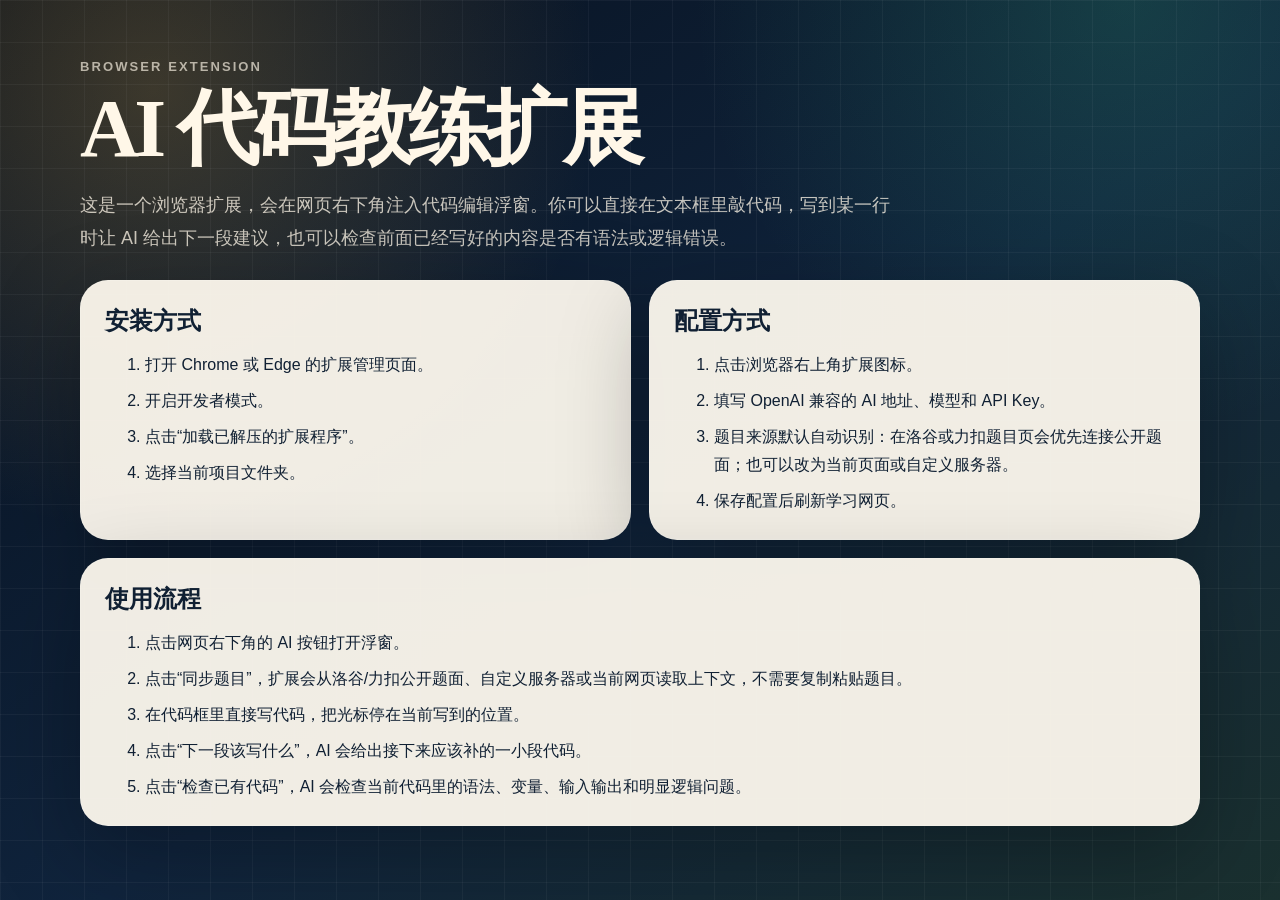
<file: AI辅助/frontend/landing/index.html>
<!DOCTYPE html>
<html lang="zh-CN">
<head>
  <meta charset="UTF-8">
  <meta name="viewport" content="width=device-width, initial-scale=1.0">
  <title>AI 代码教练扩展</title>
  <link rel="stylesheet" href="style.css">
</head>
<body>
  <main class="page">
    <section class="hero">
      <p class="eyebrow">Browser Extension</p>
      <h1>AI 代码教练扩展</h1>
      <p class="subtitle">
        这是一个浏览器扩展，会在网页右下角注入代码编辑浮窗。你可以直接在文本框里敲代码，写到某一行时让 AI 给出下一段建议，也可以检查前面已经写好的内容是否有语法或逻辑错误。
      </p>
    </section>

    <section class="grid">
      <article class="card">
        <h2>安装方式</h2>
        <ol>
          <li>打开 Chrome 或 Edge 的扩展管理页面。</li>
          <li>开启开发者模式。</li>
          <li>点击“加载已解压的扩展程序”。</li>
          <li>选择当前项目文件夹。</li>
        </ol>
      </article>

      <article class="card">
        <h2>配置方式</h2>
        <ol>
          <li>点击浏览器右上角扩展图标。</li>
          <li>填写 OpenAI 兼容的 AI 地址、模型和 API Key。</li>
          <li>题目来源默认自动识别：在洛谷或力扣题目页会优先连接公开题面；也可以改为当前页面或自定义服务器。</li>
          <li>保存配置后刷新学习网页。</li>
        </ol>
      </article>

      <article class="card wide">
        <h2>使用流程</h2>
        <ol>
          <li>点击网页右下角的 AI 按钮打开浮窗。</li>
          <li>点击“同步题目”，扩展会从洛谷/力扣公开题面、自定义服务器或当前网页读取上下文，不需要复制粘贴题目。</li>
          <li>在代码框里直接写代码，把光标停在当前写到的位置。</li>
          <li>点击“下一段该写什么”，AI 会给出接下来应该补的一小段代码。</li>
          <li>点击“检查已有代码”，AI 会检查当前代码里的语法、变量、输入输出和明显逻辑问题。</li>
        </ol>
      </article>
    </section>
  </main>
</body>
</html>
</file>
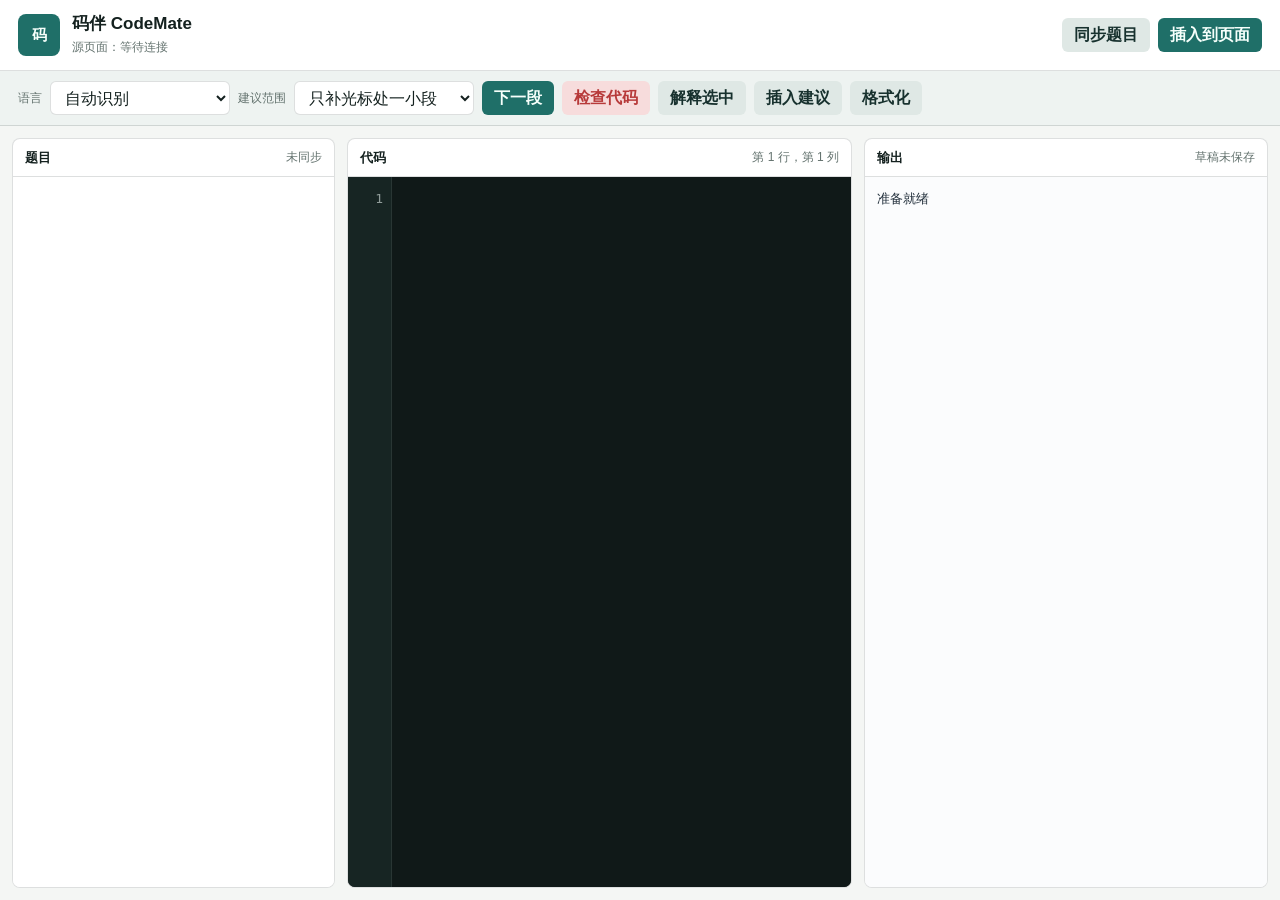
<file: AI辅助/frontend/editor/editor.html>
<!DOCTYPE html>
<html lang="zh-CN">
<head>
  <meta charset="UTF-8">
  <meta name="viewport" content="width=device-width, initial-scale=1.0">
  <title>码伴 CodeMate - 独立编辑器</title>
  <link rel="stylesheet" href="editor.css">
</head>
<body>
  <main class="workspace">
    <header class="topbar">
      <div class="brand">
        <span class="mark">码</span>
        <div>
          <h1>码伴 CodeMate</h1>
          <p id="source-title">源页面：等待连接</p>
        </div>
      </div>
      <div class="top-actions">
        <button id="sync-btn" class="secondary" type="button">同步题目</button>
        <button id="insert-page-btn" class="primary" type="button">插入到页面</button>
      </div>
    </header>

    <section class="controls" aria-label="编辑控制">
      <label>
        <span>语言</span>
        <select id="language">
          <option value="auto">自动识别</option>
          <option value="javascript">JavaScript</option>
          <option value="typescript">TypeScript</option>
          <option value="python">Python</option>
          <option value="c">C</option>
          <option value="cpp98">C++98</option>
          <option value="cpp11">C++11</option>
          <option value="cpp14">C++14</option>
          <option value="cpp17">C++17</option>
          <option value="cpp20">C++20</option>
          <option value="java8">Java 8</option>
          <option value="java11">Java 11</option>
          <option value="java17">Java 17</option>
          <option value="csharp">C#</option>
          <option value="go">Go</option>
          <option value="html">HTML</option>
          <option value="css">CSS</option>
        </select>
      </label>

      <label>
        <span>建议范围</span>
        <select id="suggestion-scope">
          <option value="small">只补光标处一小段</option>
          <option value="block">只补当前代码块</option>
          <option value="function">只补当前函数</option>
        </select>
      </label>

      <button id="next-btn" class="primary" type="button">下一段</button>
      <button id="check-btn" class="danger" type="button">检查代码</button>
      <button id="explain-btn" class="secondary" type="button">解释选中</button>
      <button id="insert-suggestion-btn" class="secondary" type="button">插入建议</button>
      <button id="format-btn" class="secondary" type="button">格式化</button>
      <button id="stop-btn" class="danger" type="button" hidden>停止</button>
    </section>

    <section class="panes">
      <section class="pane problem-pane" aria-label="题目上下文">
        <div class="pane-head">
          <h2>题目</h2>
          <span id="problem-status">未同步</span>
        </div>
        <textarea id="problem" spellcheck="false"></textarea>
      </section>

      <section class="pane code-pane" aria-label="代码编辑器">
        <div class="pane-head">
          <h2>代码</h2>
          <span id="cursor-status">第 1 行，第 1 列</span>
        </div>
        <div class="code-frame">
          <pre id="line-numbers" aria-hidden="true">1</pre>
          <textarea id="code" spellcheck="false"></textarea>
        </div>
      </section>

      <section class="pane output-pane" aria-label="AI 输出">
        <div class="pane-head">
          <h2>输出</h2>
          <span id="save-status">草稿未保存</span>
        </div>
        <pre id="output" tabindex="0">准备就绪</pre>
      </section>
    </section>
  </main>

  <script src="../../content/assistant-core.js"></script>
  <script src="editor.js"></script>
</body>
</html>
</file>
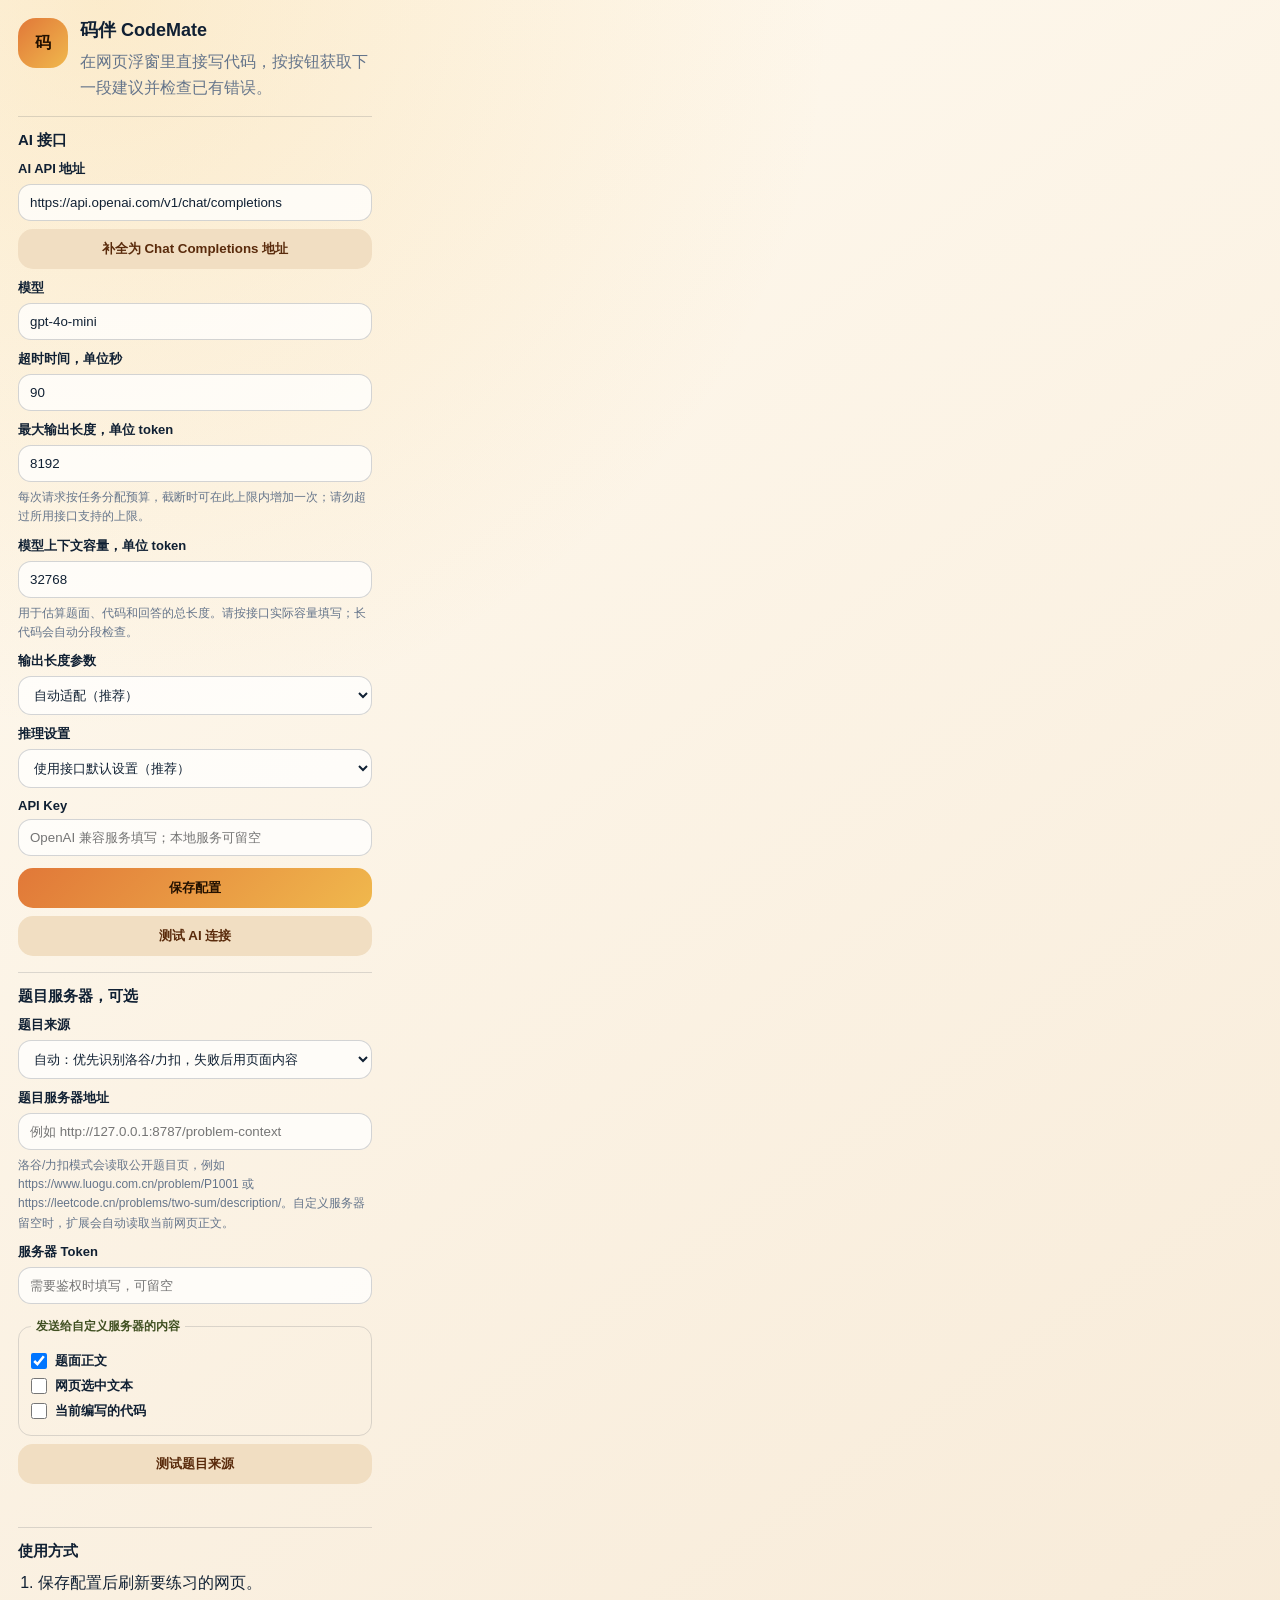
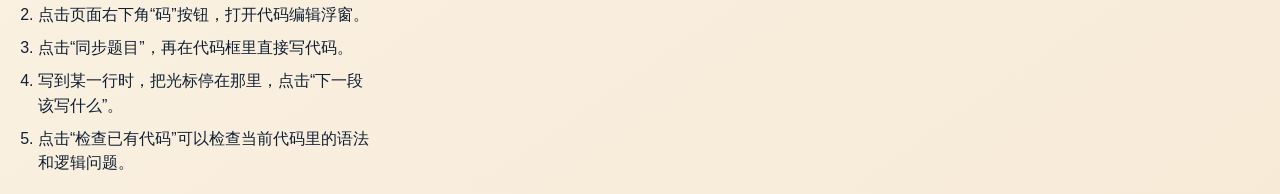
<file: AI辅助/frontend/popup/popup.html>
<!DOCTYPE html>
<html lang="zh-CN">
<head>
  <meta charset="UTF-8">
  <meta name="viewport" content="width=device-width, initial-scale=1.0">
  <title>码伴 CodeMate 配置</title>
  <link rel="stylesheet" href="popup.css">
</head>
<body>
  <main class="popup">
    <section class="top">
      <span class="badge">码</span>
      <div>
        <h1>码伴 CodeMate</h1>
        <p>在网页浮窗里直接写代码，按按钮获取下一段建议并检查已有错误。</p>
      </div>
    </section>

    <section class="settings">
      <h2>AI 接口</h2>

      <label for="api-endpoint">AI API 地址</label>
      <input id="api-endpoint" type="text" value="https://api.openai.com/v1/chat/completions">
      <button id="complete-endpoint-btn" class="secondary" type="button">补全为 Chat Completions 地址</button>

      <label for="model">模型</label>
      <input id="model" type="text" value="gpt-4o-mini">

      <label for="timeout-seconds">超时时间，单位秒</label>
      <input id="timeout-seconds" type="number" min="30" max="300" value="90">

      <label for="max-output-tokens">最大输出长度，单位 token</label>
      <input id="max-output-tokens" type="number" min="512" max="65536" value="8192">
      <p class="help">每次请求按任务分配预算，截断时可在此上限内增加一次；请勿超过所用接口支持的上限。</p>

      <label for="context-window-tokens">模型上下文容量，单位 token</label>
      <input id="context-window-tokens" type="number" min="4096" max="2000000" value="32768">
      <p class="help">用于估算题面、代码和回答的总长度。请按接口实际容量填写；长代码会自动分段检查。</p>

      <label for="token-parameter">输出长度参数</label>
      <select id="token-parameter">
        <option value="auto">自动适配（推荐）</option>
        <option value="max_tokens">兼容接口：max_tokens</option>
        <option value="max_completion_tokens">max_completion_tokens</option>
      </select>

      <label for="reasoning-mode">推理设置</label>
      <select id="reasoning-mode">
        <option value="default">使用接口默认设置（推荐）</option>
        <option value="low">较低推理强度（接口需支持）</option>
        <option value="none">关闭推理（接口需支持）</option>
        <option value="thinking-off">关闭思考（仅支持 enable_thinking 的接口）</option>
      </select>

      <label for="api-key">API Key</label>
      <input id="api-key" type="password" placeholder="OpenAI 兼容服务填写；本地服务可留空">

      <button id="save-btn" type="button">保存配置</button>
      <button id="test-btn" class="secondary" type="button">测试 AI 连接</button>
    </section>

    <section class="settings">
      <h2>题目服务器，可选</h2>

      <label for="problem-source">题目来源</label>
      <select id="problem-source">
        <option value="auto">自动：优先识别洛谷/力扣，失败后用页面内容</option>
        <option value="luogu">只连接洛谷题目页</option>
        <option value="leetcode">只连接力扣题目页</option>
        <option value="page">只读取当前网页内容</option>
        <option value="custom">自定义题目服务器</option>
      </select>

      <label for="problem-server-endpoint">题目服务器地址</label>
      <input id="problem-server-endpoint" type="text" placeholder="例如 http://127.0.0.1:8787/problem-context">
      <p class="help">洛谷/力扣模式会读取公开题目页，例如 https://www.luogu.com.cn/problem/P1001 或 https://leetcode.cn/problems/two-sum/description/。自定义服务器留空时，扩展会自动读取当前网页正文。</p>

      <label for="problem-server-token">服务器 Token</label>
      <input id="problem-server-token" type="password" placeholder="需要鉴权时填写，可留空">

      <fieldset class="privacy-settings">
        <legend>发送给自定义服务器的内容</legend>
        <label class="check-row" for="problem-server-send-page-text">
          <input id="problem-server-send-page-text" type="checkbox" checked>
          <span>题面正文</span>
        </label>
        <label class="check-row" for="problem-server-send-selection">
          <input id="problem-server-send-selection" type="checkbox">
          <span>网页选中文本</span>
        </label>
        <label class="check-row" for="problem-server-send-code">
          <input id="problem-server-send-code" type="checkbox">
          <span>当前编写的代码</span>
        </label>
      </fieldset>

      <button id="test-problem-server-btn" class="secondary" type="button">测试题目来源</button>
      <p id="status" class="status"></p>
    </section>

    <section class="usage">
      <h2>使用方式</h2>
      <ol>
        <li>保存配置后刷新要练习的网页。</li>
        <li>点击页面右下角“码”按钮，打开代码编辑浮窗。</li>
        <li>点击“同步题目”，再在代码框里直接写代码。</li>
        <li>写到某一行时，把光标停在那里，点击“下一段该写什么”。</li>
        <li>点击“检查已有代码”可以检查当前代码里的语法和逻辑问题。</li>
      </ol>
    </section>
  </main>

  <script src="popup.js"></script>
</body>
</html>
</file>
<file: AI辅助/frontend/landing/style.css>
:root {
  --bg: #091423;
  --panel: rgba(255, 250, 240, 0.94);
  --text: #fff7e8;
  --dark: #102033;
  --muted: #65758b;
  --accent: #f2b84b;
  --hot: #ef6f43;
  --line: rgba(255, 255, 255, 0.14);
}

* {
  box-sizing: border-box;
}

body {
  min-height: 100vh;
  margin: 0;
  font-family: "Microsoft YaHei", "Segoe UI", sans-serif;
  color: var(--text);
  background:
    radial-gradient(circle at 12% 10%, rgba(242, 184, 75, 0.22), transparent 32%),
    radial-gradient(circle at 88% 0%, rgba(57, 196, 134, 0.18), transparent 30%),
    linear-gradient(145deg, #07101d, #10243d 54%, #1a302f);
}

body::before {
  content: "";
  position: fixed;
  inset: 0;
  pointer-events: none;
  background-image:
    linear-gradient(rgba(255, 255, 255, 0.045) 1px, transparent 1px),
    linear-gradient(90deg, rgba(255, 255, 255, 0.045) 1px, transparent 1px);
  background-size: 42px 42px;
}

.page {
  position: relative;
  width: min(1120px, calc(100% - 32px));
  margin: 0 auto;
  padding: 56px 0;
}

.hero {
  max-width: 900px;
  margin-bottom: 26px;
}

.eyebrow {
  margin: 0 0 10px;
  color: rgba(255, 247, 232, 0.66);
  font-size: 13px;
  font-weight: 900;
  letter-spacing: 0.16em;
  text-transform: uppercase;
}

h1 {
  margin: 0;
  font-family: "STKaiti", "KaiTi", "Microsoft YaHei", serif;
  font-size: clamp(42px, 7vw, 82px);
  line-height: 0.98;
  letter-spacing: -0.06em;
}

.subtitle {
  max-width: 820px;
  margin: 20px 0 0;
  color: rgba(255, 247, 232, 0.76);
  font-size: 18px;
  line-height: 1.8;
}

.grid {
  display: grid;
  grid-template-columns: repeat(2, minmax(0, 1fr));
  gap: 18px;
}

.card {
  padding: 24px;
  border: 1px solid var(--line);
  border-radius: 28px;
  background: var(--panel);
  color: var(--dark);
  box-shadow: 0 28px 90px rgba(0, 0, 0, 0.28);
}

.card.wide {
  grid-column: 1 / -1;
}

h2 {
  margin: 0 0 14px;
}

ol,
p {
  margin: 0;
  line-height: 1.75;
}

li + li {
  margin-top: 8px;
}

code {
  padding: 2px 6px;
  border-radius: 8px;
  background: #102033;
  color: #fff7e8;
  font-family: Consolas, "Cascadia Code", monospace;
}

strong {
  color: #b85126;
}

@media (max-width: 760px) {
  .page {
    padding: 32px 0;
  }

  .grid {
    grid-template-columns: 1fr;
  }
}
</file>
<file: AI辅助/frontend/editor/editor.css>
* {
  box-sizing: border-box;
}

:root {
  color-scheme: light;
  --bg: #f4f6f4;
  --surface: #ffffff;
  --surface-2: #eef3f1;
  --ink: #14211f;
  --muted: #64736f;
  --line: rgba(20, 33, 31, 0.14);
  --primary: #1f6f68;
  --primary-strong: #15524d;
  --danger: #b73a3a;
  --danger-soft: #f7dcdc;
  --code-bg: #101918;
  --code-ink: #e8f3ef;
  --gutter: #172523;
  font-family: "Microsoft YaHei", "Segoe UI", sans-serif;
}

body {
  min-width: 760px;
  min-height: 620px;
  margin: 0;
  background: var(--bg);
  color: var(--ink);
}

button,
textarea,
select {
  font: inherit;
}

.workspace {
  display: grid;
  grid-template-rows: auto auto minmax(0, 1fr);
  min-height: 100vh;
}

.topbar {
  display: flex;
  align-items: center;
  justify-content: space-between;
  gap: 16px;
  padding: 14px 18px;
  border-bottom: 1px solid var(--line);
  background: var(--surface);
}

.brand {
  display: flex;
  align-items: center;
  gap: 12px;
  min-width: 0;
}

.mark {
  display: grid;
  place-items: center;
  width: 42px;
  height: 42px;
  flex: 0 0 auto;
  border-radius: 8px;
  background: var(--primary);
  color: #f6fffb;
  font: 900 15px/1 "Cascadia Code", Consolas, monospace;
}

h1,
h2,
p {
  margin: 0;
}

h1 {
  font-size: 17px;
  line-height: 1.2;
}

h2 {
  font-size: 13px;
  line-height: 1.2;
}

.brand p,
.pane-head span,
label span,
#save-status {
  color: var(--muted);
  font-size: 12px;
}

.brand p {
  max-width: 520px;
  margin-top: 4px;
  overflow: hidden;
  text-overflow: ellipsis;
  white-space: nowrap;
}

.top-actions,
.controls {
  display: flex;
  align-items: center;
  gap: 8px;
}

.controls {
  padding: 10px 18px;
  border-bottom: 1px solid var(--line);
  background: var(--surface-2);
}

label {
  display: grid;
  grid-template-columns: auto minmax(130px, 180px);
  align-items: center;
  gap: 8px;
}

select,
textarea {
  min-width: 0;
  border: 1px solid var(--line);
  outline: 0;
}

select {
  height: 34px;
  border-radius: 6px;
  padding: 0 10px;
  background: var(--surface);
  color: var(--ink);
}

button {
  min-width: 72px;
  height: 34px;
  border: 0;
  border-radius: 6px;
  padding: 0 12px;
  cursor: pointer;
  font-weight: 800;
  white-space: nowrap;
}

button:disabled {
  cursor: not-allowed;
  opacity: 0.6;
}

.primary {
  background: var(--primary);
  color: #f6fffb;
}

.primary:hover:not(:disabled) {
  background: var(--primary-strong);
}

.secondary {
  background: #dfe8e5;
  color: #17312e;
}

.danger {
  background: var(--danger-soft);
  color: var(--danger);
}

.panes {
  display: grid;
  grid-template-columns: minmax(250px, 0.8fr) minmax(360px, 1.25fr) minmax(300px, 1fr);
  gap: 12px;
  min-height: 0;
  padding: 12px;
}

.pane {
  display: grid;
  grid-template-rows: auto minmax(0, 1fr);
  min-height: 0;
  overflow: hidden;
  border: 1px solid var(--line);
  border-radius: 8px;
  background: var(--surface);
}

.pane-head {
  display: flex;
  align-items: center;
  justify-content: space-between;
  gap: 10px;
  min-height: 38px;
  padding: 10px 12px;
  border-bottom: 1px solid var(--line);
}

.pane-head span {
  min-width: 0;
  overflow: hidden;
  text-overflow: ellipsis;
  white-space: nowrap;
}

textarea {
  width: 100%;
  height: 100%;
  resize: none;
  border: 0;
  padding: 12px;
  background: var(--surface);
  color: var(--ink);
  line-height: 1.55;
}

#problem {
  font-size: 13px;
}

.code-frame {
  display: grid;
  grid-template-columns: minmax(44px, auto) minmax(0, 1fr);
  min-height: 0;
  background: var(--code-bg);
}

#line-numbers {
  min-width: 44px;
  max-width: 86px;
  height: 100%;
  margin: 0;
  overflow: hidden;
  padding: 12px 8px;
  border-right: 1px solid rgba(255, 255, 255, 0.08);
  background: var(--gutter);
  color: rgba(232, 243, 239, 0.58);
  font: 13px/1.55 "Cascadia Code", Consolas, monospace;
  text-align: right;
  user-select: none;
}

#code {
  padding-left: 12px;
  background: var(--code-bg);
  color: var(--code-ink);
  caret-color: #7ee0d3;
  font: 13px/1.55 "Cascadia Code", Consolas, "Microsoft YaHei", monospace;
  tab-size: 2;
}

#output {
  height: 100%;
  margin: 0;
  overflow: auto;
  padding: 12px;
  background: #fbfcfd;
  color: #24313d;
  font: 13px/1.6 "Cascadia Code", Consolas, "Microsoft YaHei", monospace;
  white-space: pre-wrap;
  user-select: text;
}

@media (max-width: 980px) {
  body {
    min-width: 0;
  }

  .topbar,
  .controls {
    align-items: stretch;
    flex-direction: column;
  }

  .top-actions,
  .controls {
    width: 100%;
  }

  .controls {
    display: grid;
    grid-template-columns: repeat(2, minmax(0, 1fr));
  }

  label {
    grid-template-columns: 1fr;
  }

  .panes {
    grid-template-columns: 1fr;
    grid-template-rows: minmax(170px, 0.8fr) minmax(260px, 1.2fr) minmax(220px, 1fr);
  }
}

@media (max-width: 560px) {
  .controls {
    grid-template-columns: 1fr;
  }

  .top-actions {
    display: grid;
    grid-template-columns: 1fr 1fr;
  }

  button {
    min-width: 0;
  }
}
</file>
<file: AI辅助/frontend/popup/popup.css>
* {
  box-sizing: border-box;
}

body {
  width: 390px;
  margin: 0;
  font-family: "Microsoft YaHei", "Segoe UI", sans-serif;
  color: #102033;
  background:
    radial-gradient(circle at 8% 0%, rgba(240, 184, 77, 0.22), transparent 34%),
    linear-gradient(145deg, #fffaf0, #f7ead7);
}

.popup {
  padding: 18px;
}

.top {
  display: flex;
  gap: 12px;
  align-items: flex-start;
}

.badge {
  display: grid;
  place-items: center;
  width: 50px;
  height: 50px;
  flex: 0 0 auto;
  border-radius: 18px;
  background: linear-gradient(135deg, #e17838, #f0b84d);
  color: #231100;
  font-family: "Cascadia Code", Consolas, monospace;
  font-weight: 950;
}

h1,
h2,
p {
  margin: 0;
}

h1 {
  font-size: 18px;
}

h2 {
  margin-bottom: 10px;
  font-size: 15px;
}

p {
  margin-top: 7px;
  color: #65758b;
  line-height: 1.6;
}

.settings,
.usage {
  margin-top: 16px;
  padding-top: 14px;
  border-top: 1px solid rgba(16, 32, 51, 0.14);
}

label {
  display: block;
  margin: 10px 0 6px;
  font-size: 13px;
  font-weight: 800;
}

input,
select {
  width: 100%;
  padding: 10px 11px;
  border: 1px solid rgba(16, 32, 51, 0.18);
  border-radius: 13px;
  outline: 0;
  background: rgba(255, 255, 255, 0.74);
  color: #102033;
}

.privacy-settings {
  margin: 14px 0 0;
  padding: 10px 12px 8px;
  border: 1px solid rgba(16, 32, 51, 0.14);
  border-radius: 13px;
}

.privacy-settings legend {
  padding: 0 5px;
  color: #405022;
  font-size: 12px;
  font-weight: 800;
}

.check-row {
  display: flex;
  align-items: center;
  gap: 8px;
  margin: 7px 0;
  font-weight: 600;
}

.check-row input {
  width: 16px;
  height: 16px;
  margin: 0;
}

button {
  width: 100%;
  margin-top: 12px;
  border: 0;
  border-radius: 15px;
  padding: 11px 12px;
  background: linear-gradient(135deg, #e17838, #f0b84d);
  color: #231100;
  cursor: pointer;
  font-weight: 900;
}

button:disabled {
  cursor: not-allowed;
  opacity: 0.65;
}

button.secondary {
  margin-top: 8px;
  background: #f1dec2;
  color: #5a2b0c;
}

.status {
  min-height: 20px;
  color: #17633d;
  font-size: 13px;
}

.help {
  margin-top: 6px;
  font-size: 12px;
}

ol {
  margin: 0;
  padding-left: 20px;
}

li {
  margin-top: 8px;
  line-height: 1.55;
}
</file>
